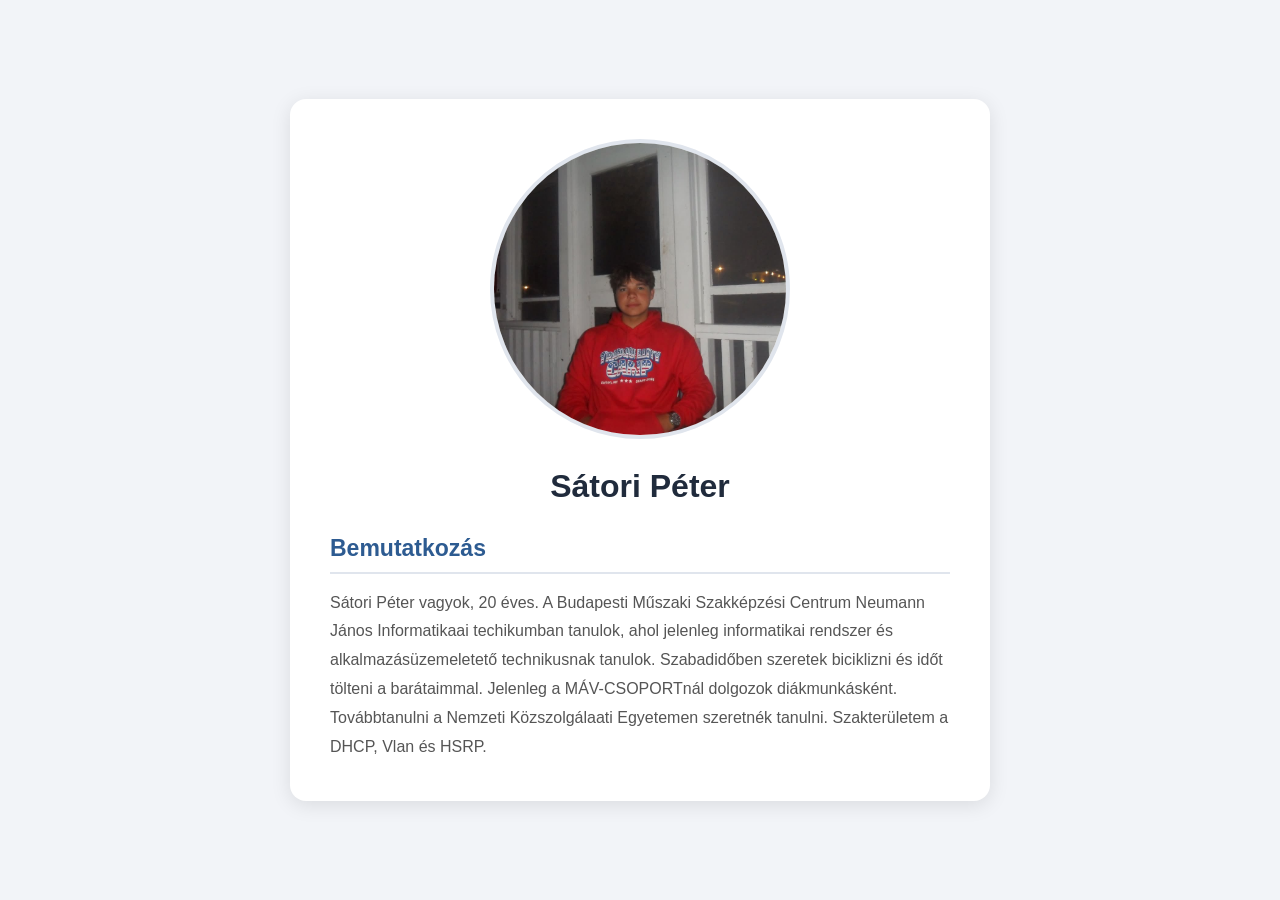
<file: bemutatzkozas/index.html>
<!DOCTYPE html>
<html lang="hu">
<head>
    <meta charset="UTF-8">
    <meta name="viewport" content="width=device-width, initial-scale=1.0">
    <title>Bemutatkozás</title>

    <link rel="stylesheet" href="style.css">
</head>
<body>

    <main class="profile-container">
        <div class="profile-image">
            <img src="profilkep.jpg" alt="Profilkép">
        </div>

        <h1>Sátori Péter</h1>

        <section class="introduction">
            <h2>Bemutatkozás</h2>
            <p>
                Sátori Péter vagyok, 20 éves. A Budapesti Műszaki Szakképzési Centrum Neumann János Informatikaai techikumban tanulok, ahol jelenleg informatikai rendszer és alkalmazásüzemeletető technikusnak tanulok. Szabadidőben szeretek biciklizni és időt tölteni a barátaimmal. Jelenleg a MÁV-CSOPORTnál dolgozok diákmunkásként. Továbbtanulni a Nemzeti Közszolgálaati Egyetemen szeretnék tanulni. Szakterületem a DHCP, Vlan és HSRP.
            </p>
        </section>
    </main>
    
</body>
</html>
</file>
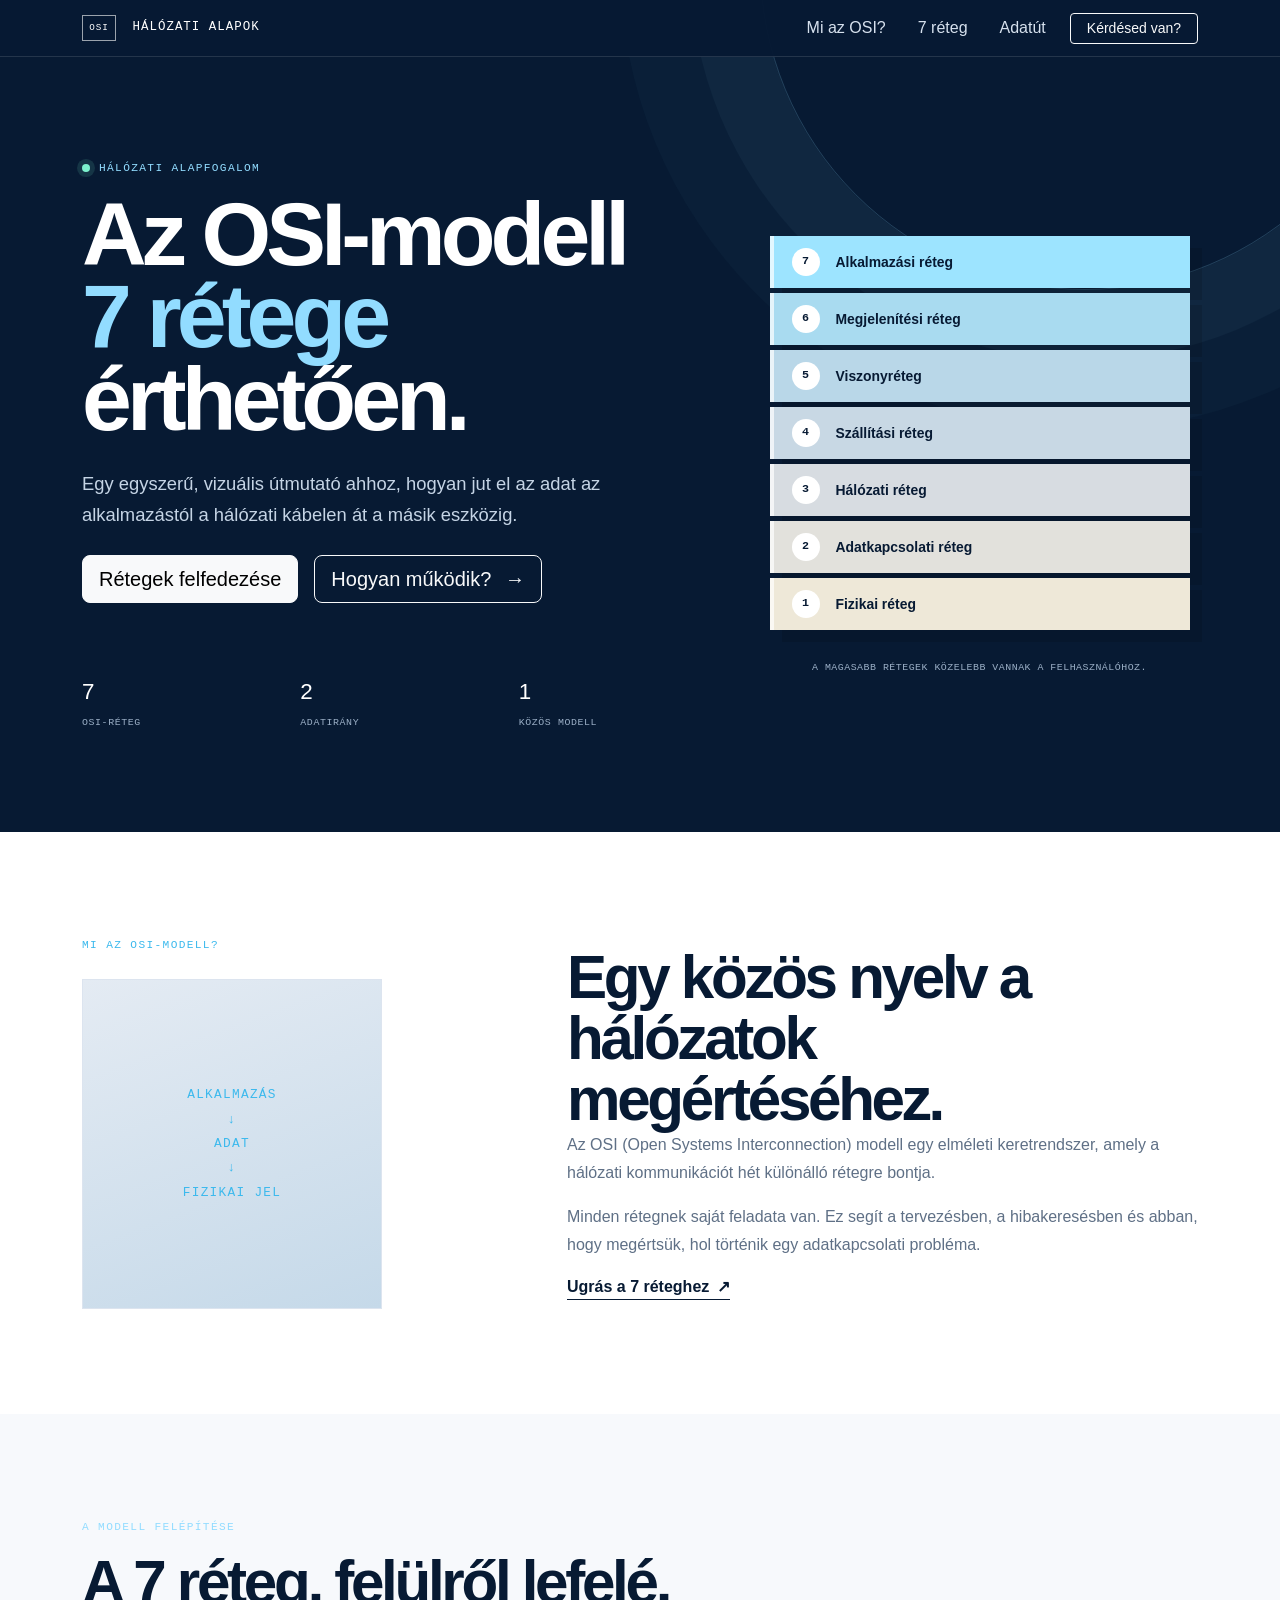
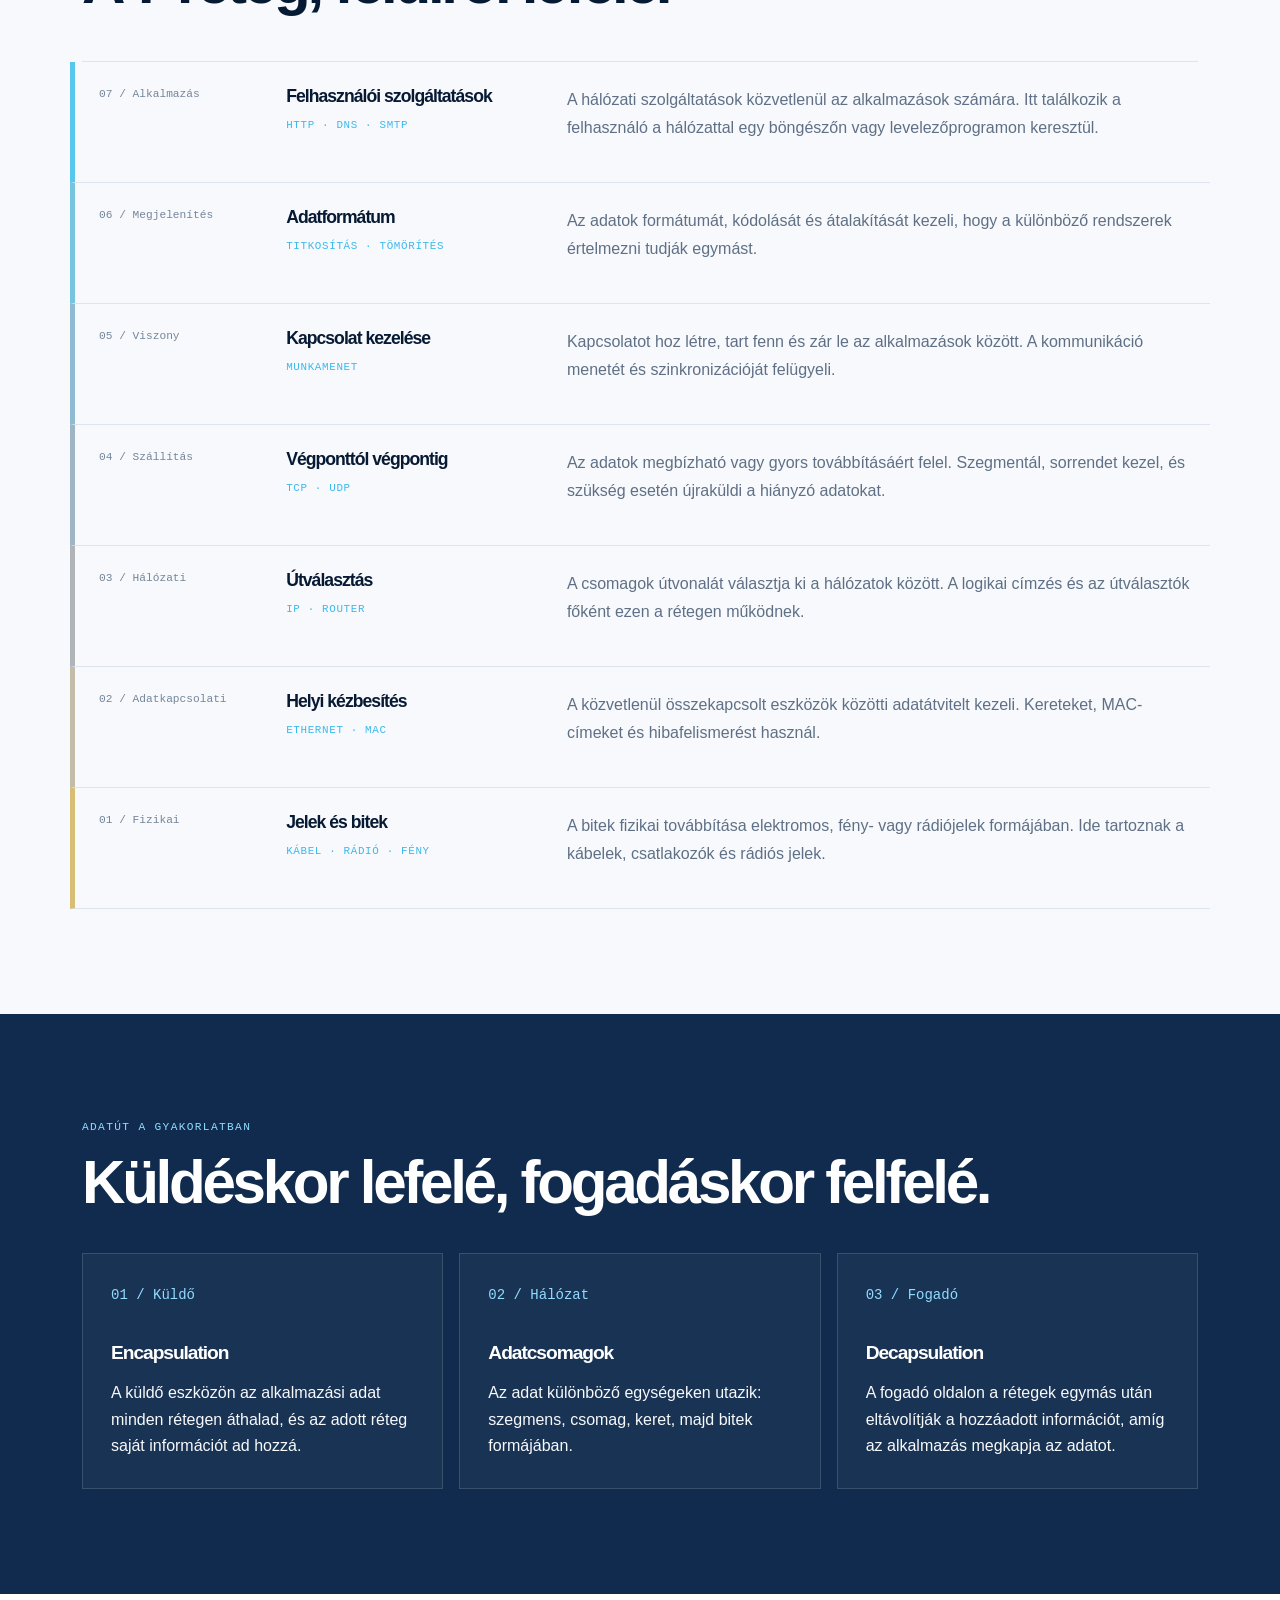
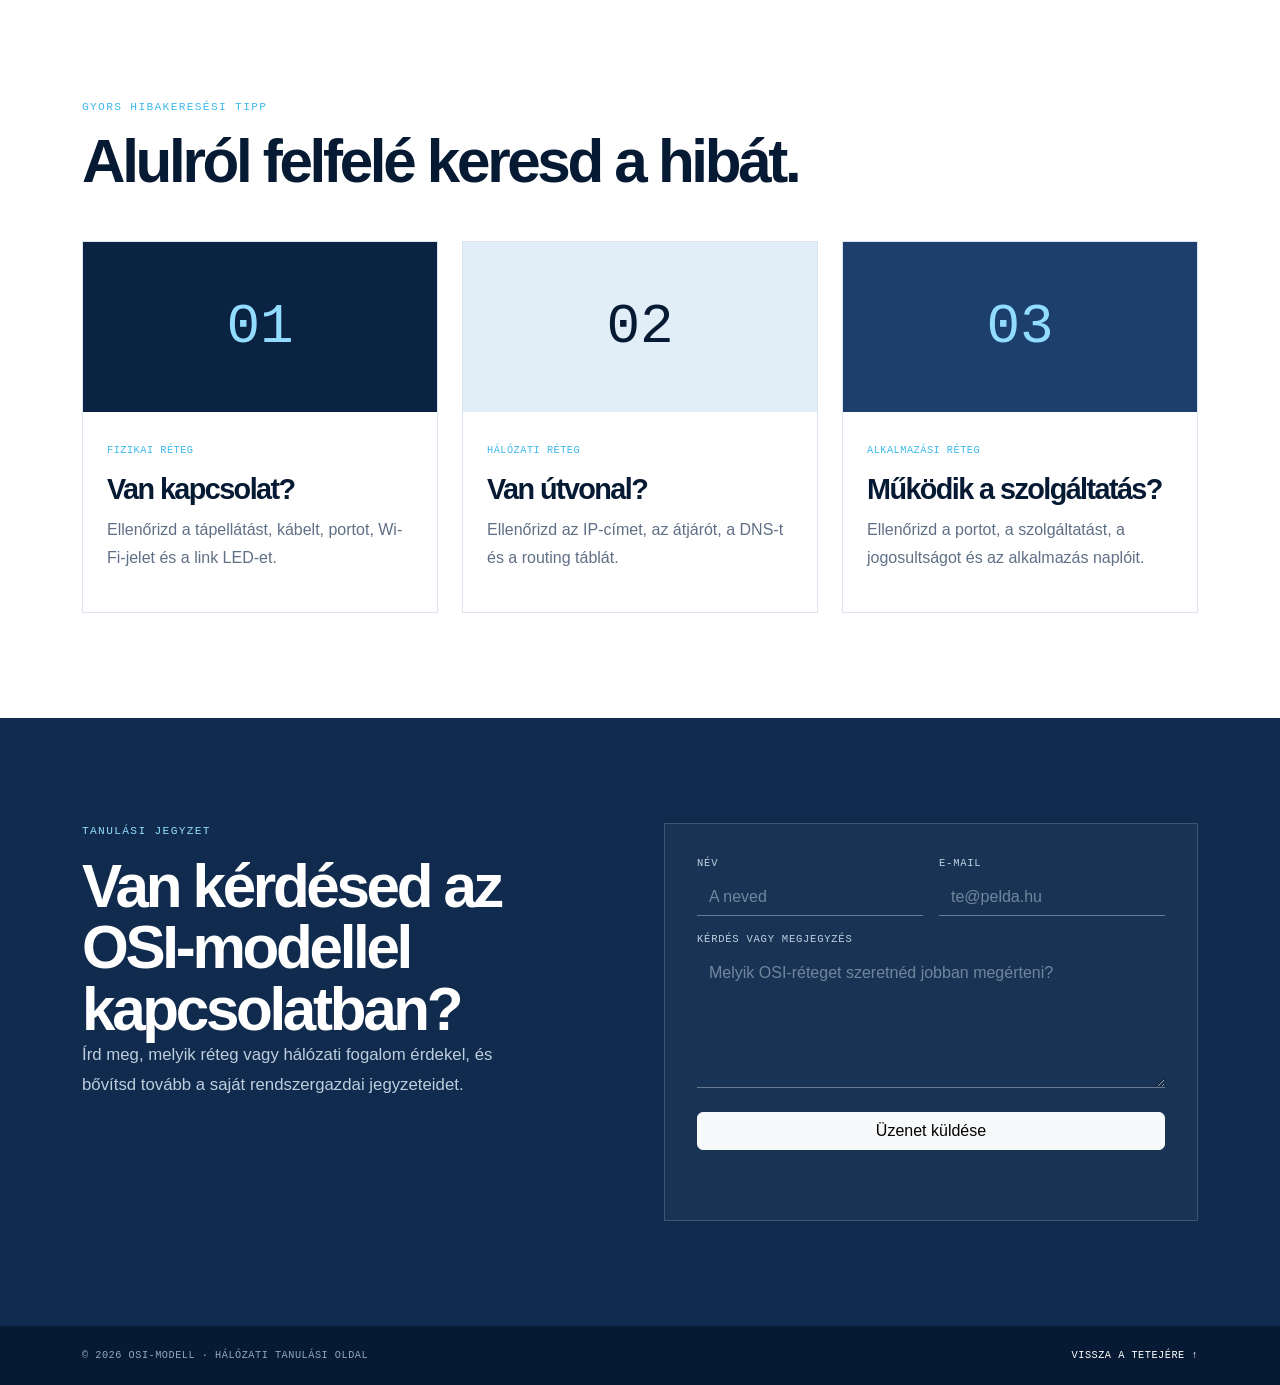
<file: osi-model/index.html>
<!doctype html>
<html lang="hu">
<head>
  <meta charset="UTF-8">
  <meta name="viewport" content="width=device-width, initial-scale=1">
  <meta name="description" content="Az OSI-modell 7 rétege egyszerűen, magyarul.">
  <title>OSI-modell | Hálózati alapok</title>
  <link href="bootstrap.css" rel="stylesheet">
  <link href="styles.css" rel="stylesheet">
</head>
<body>
  <nav class="navbar navbar-expand-lg navbar-dark fixed-top site-nav">
    <div class="container">
      <a class="navbar-brand" href="#top"><span class="brand-mark">OSI</span> HÁLÓZATI ALAPOK</a>
      <button class="navbar-toggler" type="button" id="menuToggle" aria-controls="mainNav" aria-expanded="false" aria-label="Menü megnyitása">
        <span class="navbar-toggler-icon"></span>
      </button>
      <div class="navbar-collapse" id="mainNav">
        <ul class="navbar-nav ms-auto align-items-lg-center gap-lg-3">
          <li class="nav-item"><a class="nav-link" href="#about">Mi az OSI?</a></li>
          <li class="nav-item"><a class="nav-link" href="#layers">7 réteg</a></li>
          <li class="nav-item"><a class="nav-link" href="#flow">Adatút</a></li>
          <li class="nav-item"><a class="btn btn-outline-light btn-sm px-3" href="#contact">Kérdésed van?</a></li>
        </ul>
      </div>
    </div>
  </nav>

  <main id="top">
    <section class="hero-section">
      <div class="container">
        <div class="row align-items-center g-5">
          <div class="col-lg-7">
            <p class="eyebrow"><span class="status-dot"></span> Hálózati alapfogalom</p>
            <h1>Az OSI-modell<br><span>7 rétege</span><br>érthetően.</h1>
            <p class="lead hero-lead">Egy egyszerű, vizuális útmutató ahhoz, hogyan jut el az adat az alkalmazástól a hálózati kábelen át a másik eszközig.</p>
            <div class="d-flex flex-wrap gap-3 mt-4">
              <a class="btn btn-light btn-lg" href="#layers">Rétegek felfedezése</a>
              <a class="btn btn-outline-light btn-lg" href="#flow">Hogyan működik? <span class="ms-2">→</span></a>
            </div>
            <div class="row hero-stats mt-5 g-4">
              <div class="col-4"><strong>7</strong><small>OSI-réteg</small></div>
              <div class="col-4"><strong>2</strong><small>Adatirány</small></div>
              <div class="col-4"><strong>1</strong><small>Közös modell</small></div>
            </div>
          </div>
          <div class="col-lg-5">
            <div class="osi-stack" aria-label="Az OSI-modell hét rétege">
              <div class="stack-layer layer-7"><b>7</b> Alkalmazási réteg</div>
              <div class="stack-layer layer-6"><b>6</b> Megjelenítési réteg</div>
              <div class="stack-layer layer-5"><b>5</b> Viszonyréteg</div>
              <div class="stack-layer layer-4"><b>4</b> Szállítási réteg</div>
              <div class="stack-layer layer-3"><b>3</b> Hálózati réteg</div>
              <div class="stack-layer layer-2"><b>2</b> Adatkapcsolati réteg</div>
              <div class="stack-layer layer-1"><b>1</b> Fizikai réteg</div>
            </div>
            <p class="placeholder-note">A magasabb rétegek közelebb vannak a felhasználóhoz.</p>
          </div>
        </div>
      </div>
    </section>

    <section id="about" class="section-pad bg-white">
      <div class="container">
        <div class="row g-5 align-items-center">
          <div class="col-lg-4">
            <p class="eyebrow light-eyebrow">Mi az OSI-modell?</p>
            <div class="about-placeholder osi-diagram"><span>ALKALMAZÁS<br>↓<br>ADAT<br>↓<br>FIZIKAI JEL</span></div>
          </div>
          <div class="col-lg-7 offset-lg-1">
            <h2>Egy közös nyelv a hálózatok megértéséhez.</h2>
            <p class="section-text">Az OSI (Open Systems Interconnection) modell egy elméleti keretrendszer, amely a hálózati kommunikációt hét különálló rétegre bontja.</p>
            <p class="section-text">Minden rétegnek saját feladata van. Ez segít a tervezésben, a hibakeresésben és abban, hogy megértsük, hol történik egy adatkapcsolati probléma.</p>
            <a class="text-link" href="#layers">Ugrás a 7 réteghez <span>↗</span></a>
          </div>
        </div>
      </div>
    </section>

    <section id="layers" class="section-pad soft-section">
      <div class="container">
        <p class="eyebrow">A modell felépítése</p>
        <h2>A 7 réteg, felülről lefelé.</h2>
        <div class="timeline mt-5">
          <article class="row timeline-row py-4 layer-row layer-row-7">
            <div class="col-md-2 timeline-date">07 / Alkalmazás</div>
            <div class="col-md-3"><h3>Felhasználói szolgáltatások</h3><span class="company">HTTP · DNS · SMTP</span></div>
            <div class="col-md-7"><p>A hálózati szolgáltatások közvetlenül az alkalmazások számára. Itt találkozik a felhasználó a hálózattal egy böngészőn vagy levelezőprogramon keresztül.</p></div>
          </article>
          <article class="row timeline-row py-4 layer-row layer-row-6">
            <div class="col-md-2 timeline-date">06 / Megjelenítés</div>
            <div class="col-md-3"><h3>Adatformátum</h3><span class="company">Titkosítás · Tömörítés</span></div>
            <div class="col-md-7"><p>Az adatok formátumát, kódolását és átalakítását kezeli, hogy a különböző rendszerek értelmezni tudják egymást.</p></div>
          </article>
          <article class="row timeline-row py-4 layer-row layer-row-5">
            <div class="col-md-2 timeline-date">05 / Viszony</div>
            <div class="col-md-3"><h3>Kapcsolat kezelése</h3><span class="company">Munkamenet</span></div>
            <div class="col-md-7"><p>Kapcsolatot hoz létre, tart fenn és zár le az alkalmazások között. A kommunikáció menetét és szinkronizációját felügyeli.</p></div>
          </article>
          <article class="row timeline-row py-4 layer-row layer-row-4">
            <div class="col-md-2 timeline-date">04 / Szállítás</div>
            <div class="col-md-3"><h3>Végponttól végpontig</h3><span class="company">TCP · UDP</span></div>
            <div class="col-md-7"><p>Az adatok megbízható vagy gyors továbbításáért felel. Szegmentál, sorrendet kezel, és szükség esetén újraküldi a hiányzó adatokat.</p></div>
          </article>
          <article class="row timeline-row py-4 layer-row layer-row-3">
            <div class="col-md-2 timeline-date">03 / Hálózati</div>
            <div class="col-md-3"><h3>Útválasztás</h3><span class="company">IP · Router</span></div>
            <div class="col-md-7"><p>A csomagok útvonalát választja ki a hálózatok között. A logikai címzés és az útválasztók főként ezen a rétegen működnek.</p></div>
          </article>
          <article class="row timeline-row py-4 layer-row layer-row-2">
            <div class="col-md-2 timeline-date">02 / Adatkapcsolati</div>
            <div class="col-md-3"><h3>Helyi kézbesítés</h3><span class="company">Ethernet · MAC</span></div>
            <div class="col-md-7"><p>A közvetlenül összekapcsolt eszközök közötti adatátvitelt kezeli. Kereteket, MAC-címeket és hibafelismerést használ.</p></div>
          </article>
          <article class="row timeline-row py-4 layer-row layer-row-1">
            <div class="col-md-2 timeline-date">01 / Fizikai</div>
            <div class="col-md-3"><h3>Jelek és bitek</h3><span class="company">Kábel · Rádió · Fény</span></div>
            <div class="col-md-7"><p>A bitek fizikai továbbítása elektromos, fény- vagy rádiójelek formájában. Ide tartoznak a kábelek, csatlakozók és rádiós jelek.</p></div>
          </article>
        </div>
      </div>
    </section>

    <section id="flow" class="section-pad navy-section">
      <div class="container">
        <p class="eyebrow">Adatút a gyakorlatban</p>
        <h2 class="text-white">Küldéskor lefelé, fogadáskor felfelé.</h2>
        <div class="row g-3 mt-4">
          <div class="col-md-4"><div class="skill-card"><small>01 / Küldő</small><h3>Encapsulation</h3><p class="text-light mb-0">A küldő eszközön az alkalmazási adat minden rétegen áthalad, és az adott réteg saját információt ad hozzá.</p></div></div>
          <div class="col-md-4"><div class="skill-card"><small>02 / Hálózat</small><h3>Adatcsomagok</h3><p class="text-light mb-0">Az adat különböző egységeken utazik: szegmens, csomag, keret, majd bitek formájában.</p></div></div>
          <div class="col-md-4"><div class="skill-card"><small>03 / Fogadó</small><h3>Decapsulation</h3><p class="text-light mb-0">A fogadó oldalon a rétegek egymás után eltávolítják a hozzáadott információt, amíg az alkalmazás megkapja az adatot.</p></div></div>
        </div>
      </div>
    </section>

    <section class="section-pad bg-white">
      <div class="container">
        <p class="eyebrow light-eyebrow">Gyors hibakeresési tipp</p>
        <h2>Alulról felfelé keresd a hibát.</h2>
        <div class="row g-4 mt-4">
          <div class="col-lg-4"><article class="project-card"><div class="project-art art-one"><span>01</span></div><div class="p-4"><small>Fizikai réteg</small><h3>Van kapcsolat?</h3><p>Ellenőrizd a tápellátást, kábelt, portot, Wi-Fi-jelet és a link LED-et.</p></div></article></div>
          <div class="col-lg-4"><article class="project-card"><div class="project-art art-two"><span>02</span></div><div class="p-4"><small>Hálózati réteg</small><h3>Van útvonal?</h3><p>Ellenőrizd az IP-címet, az átjárót, a DNS-t és a routing táblát.</p></div></article></div>
          <div class="col-lg-4"><article class="project-card"><div class="project-art art-three"><span>03</span></div><div class="p-4"><small>Alkalmazási réteg</small><h3>Működik a szolgáltatás?</h3><p>Ellenőrizd a portot, a szolgáltatást, a jogosultságot és az alkalmazás naplóit.</p></div></article></div>
        </div>
      </div>
    </section>

    <section id="contact" class="section-pad navy-section">
      <div class="container">
        <div class="row g-5 align-items-start">
          <div class="col-lg-5">
            <p class="eyebrow">Tanulási jegyzet</p>
            <h2 class="text-white">Van kérdésed az OSI-modellel kapcsolatban?</h2>
            <p class="contact-copy">Írd meg, melyik réteg vagy hálózati fogalom érdekel, és bővítsd tovább a saját rendszergazdai jegyzeteidet.</p>
          </div>
          <div class="col-lg-6 offset-lg-1">
            <form id="contactForm" class="contact-form">
              <div class="row g-3"><div class="col-md-6"><label for="name">Név</label><input id="name" class="form-control" type="text" placeholder="A neved" required></div><div class="col-md-6"><label for="email">E-mail</label><input id="email" class="form-control" type="email" placeholder="te@pelda.hu" required></div></div>
              <div class="mt-3"><label for="message">Kérdés vagy megjegyzés</label><textarea id="message" class="form-control" rows="5" placeholder="Melyik OSI-réteget szeretnéd jobban megérteni?" required></textarea></div>
              <button class="btn btn-light w-100 mt-4" type="submit">Üzenet küldése</button>
              <div id="formMessage" class="form-message" role="status"></div>
            </form>
          </div>
        </div>
      </div>
    </section>
  </main>

  <footer class="site-footer"><div class="container d-flex justify-content-between flex-wrap gap-2"><span>© 2026 OSI-modell · Hálózati tanulási oldal</span><a href="#top">Vissza a tetejére ↑</a></div></footer>
  <script src="script.js"></script>
</body>
</html>
</file>
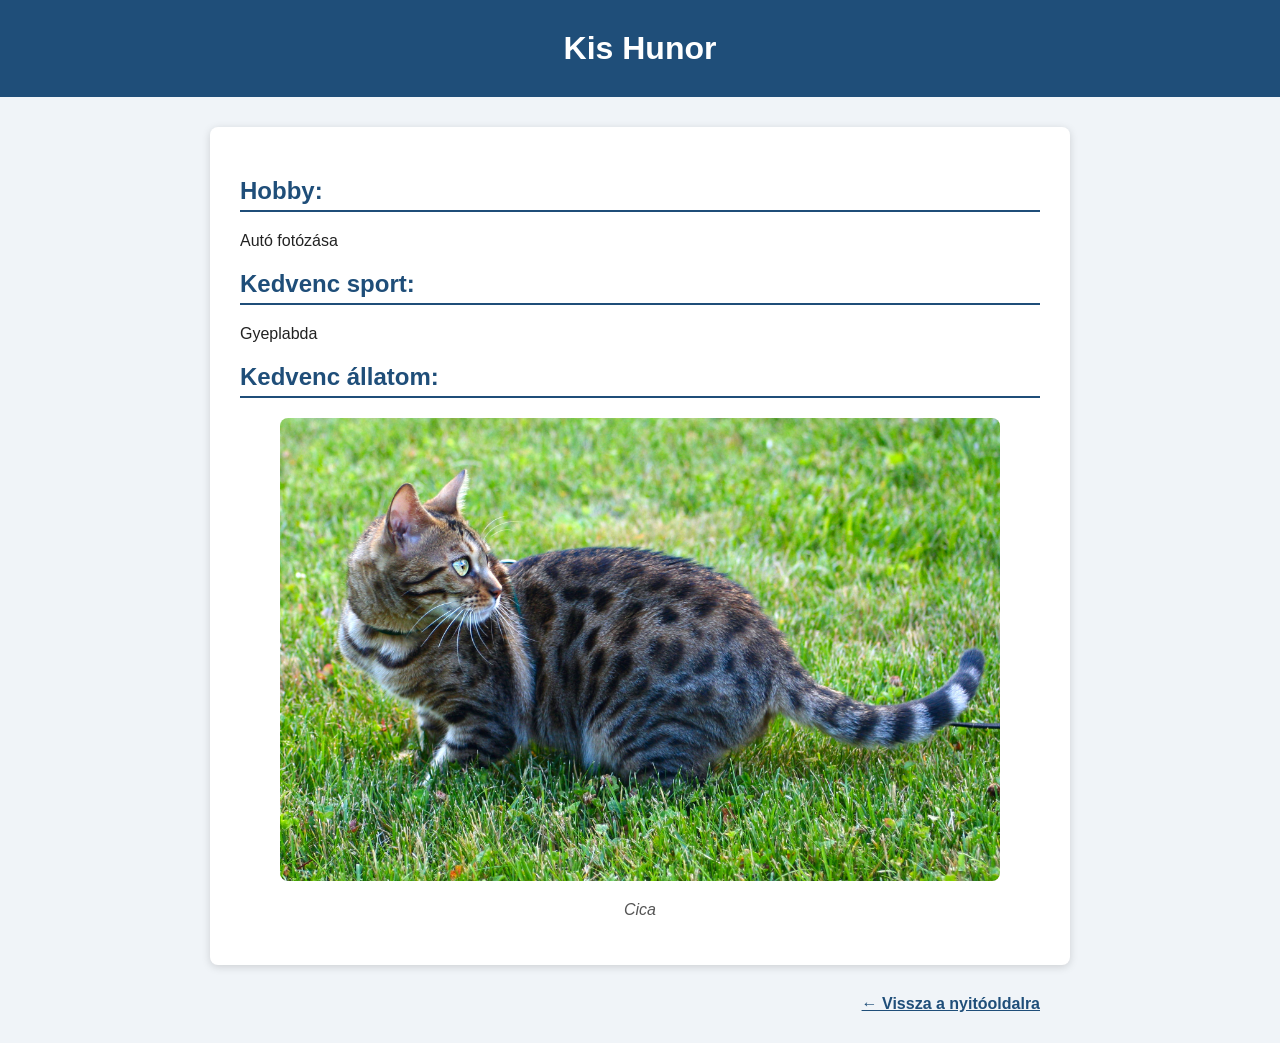
<file: bemutatkozo.html>
<!DOCTYPE html>
<html lang="hu">
<head>
    <meta charset="UTF-8">
    <title>Bemutatkozás</title>
    <link rel="stylesheet" href="style.css">
</head>
<body>

    <header>
        <!-- ÍRD BE A NEVED: vezetéknév keresztnév -->
        <h1>Kis Hunor</h1>
    </header>

    <main>
        <h2>Hobby:</h2>
        <!-- ÍRD BE A HOBBIDAT -->
        <p>Autó fotózása</p>

        <h2>Kedvenc sport:</h2>
        <!-- ÍRD BE A KEDVENC SPORTOD -->
        <p>Gyeplabda</p>

        <h2>Kedvenc állatom:</h2>
        <figure>
            <!-- Tedd a képet az images mappába, és írd át a fájlnevet -->
            <img src="cica.jpg" alt="A kedvenc állatom">
            <!-- ÍRD BE A KÉP LEÍRÁSÁT -->
            <figcaption>Cica</figcaption>
        </figure>
    </main>

    <!-- Jobb oldalt alul: vissza a nyitóoldalra -->
    <footer>
        <a href="main.html">&larr; Vissza a nyitóoldalra</a>
    </footer>

</body>
</html>
</file>
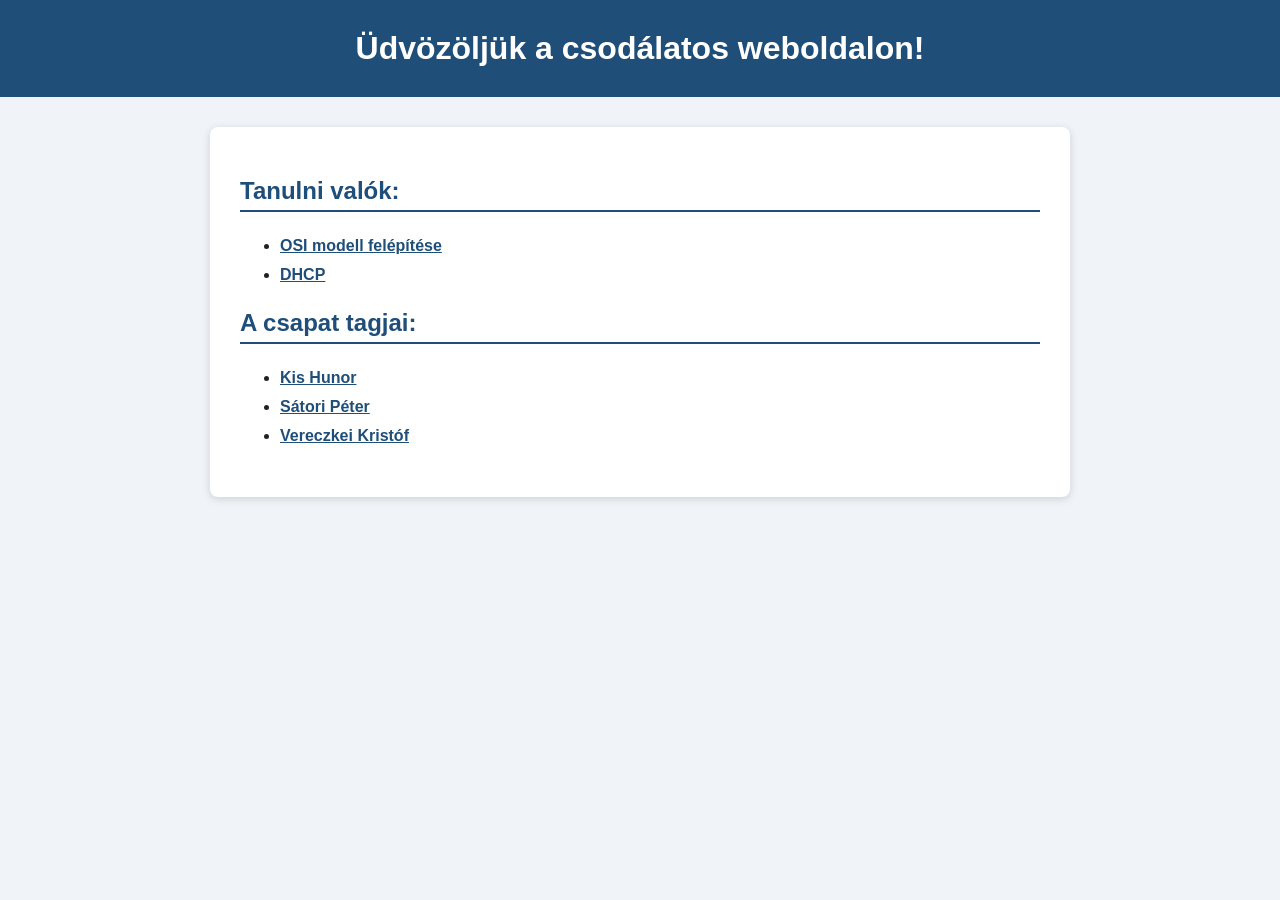
<file: main.html>
<!DOCTYPE html>
<html lang="hu">
<head>
    <meta charset="UTF-8">
    <title>Üdvözlő oldal</title>
    <link rel="stylesheet" href="style.css">
</head>
<body>

    <header>
        <h1>Üdvözöljük a csodálatos weboldalon!</h1>
    </header>

    <main>
        <!--img src="images/rendszergazda.jpg" alt="Rendszergazda a szerverteremben" -->

        <h2>Tanulni valók:</h2>
        <ul>
            <li><a href="osi-model/index.html">OSI modell felépítése</a></li>
            <li><a href="dhcp/index.html">DHCP</a></li>
        </ul>

        <h2>A csapat tagjai:</h2>
        <ul>
            <li><a href="bemutatkozo.html">Kis Hunor</a></li>
            <li><a href="bemutatzkozas/index.html">Sátori Péter</a></li>
            <li><a href="bemutatkozas-kristof/index.html">Vereczkei Kristóf</a></li>
        </ul>
    </main>

</body>
</html>
</file>
<file: bemutatzkozas/style.css>
* {
    margin: 0;
    padding: 0;
    box-sizing: border-box;
}

body {
    font-family: Arial, sans-serif;
    background-color: #f2f4f8;
    color: #333;
    min-height: 100vh;

    display: flex;
    justify-content: center;
    align-items: center;

    padding: 30px;
}

.profile-container {
    background-color: white;
    width: 100%;
    max-width: 700px;
    padding: 40px;
    border-radius: 16px;
    text-align: center;

    box-shadow: 0 4px 20px rgba(0, 0, 0, 0.1);
}

.profile-image {
    margin-bottom: 25px;
}

.profile-image img {
    width: 300px;
    height: 300px;
    object-fit: cover;
    border-radius: 50%;
    border: 4px solid #e0e5ed;
}

h1 {
    font-size: 32px;
    margin-bottom: 30px;
    color: #202b3c;
}

.introduction {
    text-align: left;
    margin-top: 20px;
}

.introduction h2 {
    font-size: 23px;
    color: #2d5b91;
    margin-bottom: 15px;
    border-bottom: 2px solid #e0e5ed;
    padding-bottom: 10px;
}

.introduction p {
    font-size: 16px;
    line-height: 1.8;
    color: #555;
}

@media (max-width: 600px) {
    .profile-container {
        padding: 25px;
    }

    h1 {
        font-size: 26px;
    }

    .profile-image img {
        width: 140px;
        height: 140px;
    }
}
</file>
<file: osi-model/styles.css>
:root {
  --navy: #071a33;
  --navy-2: #102b4d;
  --paper: #f7f9fc;
  --line: #dce4ef;
  --muted: #64748b;
  --cyan: #92dcff;
  --cyan-strong: #3cb9ed;
}

html { scroll-behavior: smooth; }
body { color: var(--navy); background: var(--paper); font-family: "DM Sans", Arial, sans-serif; }
.site-nav { background: rgba(7, 26, 51, .96); border-bottom: 1px solid rgba(255,255,255,.12); }
.navbar-brand { font-family: "DM Mono", monospace; font-size: .78rem; letter-spacing: .08em; }
.brand-mark { display: inline-grid; width: 34px; height: 26px; margin-right: 8px; border: 1px solid rgba(255,255,255,.6); place-items: center; font-size: .58rem; }
.nav-link { color: #d6e1ee !important; }
.nav-link:hover { color: #fff !important; }
.hero-section { position: relative; overflow: hidden; padding: 160px 0 100px; color: #fff; background: var(--navy); }
.hero-section::before { position: absolute; width: 650px; height: 650px; top: -360px; right: -130px; border: 1px solid rgba(146,220,255,.2); border-radius: 50%; box-shadow: 0 0 0 70px rgba(146,220,255,.04), 0 0 0 140px rgba(146,220,255,.025); content: ""; }
.eyebrow { display: flex; align-items: center; gap: 9px; margin-bottom: 16px; color: var(--cyan); font-family: "DM Mono", monospace; font-size: .7rem; letter-spacing: .12em; text-transform: uppercase; }
.light-eyebrow { color: var(--cyan-strong); }
.status-dot { width: 8px; height: 8px; border-radius: 50%; background: #7cf2ce; box-shadow: 0 0 0 5px rgba(124,242,206,.12); }
h1, h2, h3 { font-weight: 600; letter-spacing: -.055em; }
h1 { max-width: 730px; font-size: clamp(3.2rem, 7vw, 6.4rem); line-height: .92; }
h1 span { color: var(--cyan); }
h2 { margin-bottom: 0; font-size: clamp(2.1rem, 4.7vw, 4rem); line-height: 1.02; }
h3 { font-size: 1.2rem; }
.hero-lead { max-width: 570px; margin-top: 28px; color: #c5d4e5; font-size: 1.15rem; line-height: 1.7; }
.hero-stats strong { display: block; font-size: 1.4rem; font-weight: 500; }
.hero-stats small { color: #9cb0c7; font-family: "DM Mono", monospace; font-size: .62rem; letter-spacing: .06em; text-transform: uppercase; }
.placeholder-note { position: relative; margin: 31px 0 0; color: #9cb0c7; font-family: "DM Mono", monospace; font-size: .62rem; letter-spacing: .05em; text-align: center; text-transform: uppercase; }
.osi-stack { position: relative; width: min(100%, 420px); margin: 20px auto 0; }
.stack-layer { position: relative; display: flex; align-items: center; gap: 16px; min-height: 52px; margin: 5px 0; padding: 0 18px; border-left: 4px solid rgba(255,255,255,.7); color: var(--navy); font-size: .87rem; font-weight: 600; box-shadow: 12px 12px 0 rgba(0,0,0,.12); }
.stack-layer b { display: grid; width: 28px; height: 28px; place-items: center; border-radius: 50%; color: var(--navy); background: #fff; font-family: "DM Mono", monospace; font-size: .73rem; }
.layer-7 { background: #9de4ff; }.layer-6 { background: #a9dbf0; }.layer-5 { background: #b9d7e8; }.layer-4 { background: #c8d8e4; }.layer-3 { background: #d7dce1; }.layer-2 { background: #e2e1dc; }.layer-1 { background: #eee8d8; }
.section-pad { padding: 105px 0; }
.section-text, .timeline-row p, .project-card p { color: #5f7086; line-height: 1.75; }
.about-placeholder { display: grid; width: min(100%, 300px); min-height: 330px; margin-top: 25px; border: 1px solid var(--line); place-items: center; color: var(--cyan-strong); background: #e4ebf3; font-family: "DM Mono", monospace; font-size: .8rem; letter-spacing: .1em; text-align: center; }
.osi-diagram { background: linear-gradient(160deg, #e4ebf3, #c5d9e9); line-height: 1.9; }
.text-link { display: inline-flex; align-items: center; gap: 8px; color: var(--navy); font-weight: 600; text-decoration: none; border-bottom: 1px solid var(--navy); }
.text-link:hover { color: var(--cyan-strong); border-color: var(--cyan-strong); }
.soft-section { background: var(--paper); }
.timeline { border-top: 1px solid var(--line); }
.timeline-row { border-bottom: 1px solid var(--line); }
.timeline-date { color: #74859a; font-family: "DM Mono", monospace; font-size: .7rem; }
.timeline-row h3 { margin-bottom: 4px; font-size: 1.1rem; }
.company { color: var(--cyan-strong); font-family: "DM Mono", monospace; font-size: .68rem; letter-spacing: .06em; text-transform: uppercase; }
.layer-row { border-left: 5px solid transparent; padding-left: 12px; }
.layer-row-7 { border-left-color: #58c6ed; }.layer-row-6 { border-left-color: #76c5df; }.layer-row-5 { border-left-color: #8ebbd1; }.layer-row-4 { border-left-color: #a0b4c4; }.layer-row-3 { border-left-color: #aeb4b8; }.layer-row-2 { border-left-color: #c2bca8; }.layer-row-1 { border-left-color: #d8bd75; }
.navy-section { color: #fff; background: var(--navy-2); }
.skill-card { min-height: 190px; padding: 28px; border: 1px solid rgba(255,255,255,.14); background: rgba(255,255,255,.04); }
.skill-card small { color: var(--cyan); font-family: "DM Mono", monospace; }
.skill-card h3 { margin: 35px 0 16px; }
.skill-card p { color: #c6d5e5; line-height: 1.65; }
.project-card { height: 100%; border: 1px solid var(--line); background: #fff; }
.project-card small { color: var(--cyan-strong); font-family: "DM Mono", monospace; font-size: .64rem; letter-spacing: .05em; text-transform: uppercase; }
.project-card h3 { margin: 12px 0 10px; font-size: 1.8rem; }
.project-art { display: grid; min-height: 170px; place-items: center; color: var(--cyan); background: #0b2342; font-family: "DM Mono", monospace; font-size: 3.5rem; }
.art-two { color: var(--navy); background: #e1edf7; }.art-three { background: #1d3f6c; }
.contact-copy { max-width: 430px; color: #bdcddd; font-size: 1.05rem; line-height: 1.75; }
.contact-form { padding: 32px; border: 1px solid rgba(255,255,255,.16); background: rgba(255,255,255,.04); }
.contact-form label { display: block; margin-bottom: 7px; color: #bfd0e1; font-family: "DM Mono", monospace; font-size: .66rem; letter-spacing: .07em; text-transform: uppercase; }
.contact-form .form-control { color: #fff; border: 0; border-bottom: 1px solid rgba(255,255,255,.35); border-radius: 0; background: transparent; }
.contact-form .form-control:focus { color: #fff; border-color: var(--cyan); background: transparent; box-shadow: none; }
.contact-form .form-control::placeholder { color: #71869e; }
.form-message { min-height: 24px; margin-top: 14px; color: #7cf2ce; font-size: .85rem; }
.site-footer { padding: 22px 0; color: #93a7bd; background: var(--navy); font-family: "DM Mono", monospace; font-size: .64rem; letter-spacing: .05em; text-transform: uppercase; }
.site-footer a { color: #fff; text-decoration: none; }
.navbar-toggler { display: none; }
@media (max-width: 991px) { .hero-section { padding-top: 125px; } .navbar-nav { flex-direction: row !important; flex-wrap: wrap; justify-content: flex-end; } .navbar-nav .nav-item { margin-left: .35rem; } }
@media (max-width: 575px) { .section-pad { padding: 75px 0; } h1 { font-size: clamp(3rem, 15vw, 4.3rem); } .navbar-toggler { display: block; padding: .25rem .5rem; border: 1px solid rgba(255,255,255,.35); } .navbar-collapse { display: none !important; width: 100%; } .navbar-collapse.is-open { display: block !important; } .navbar-nav { flex-direction: column !important; align-items: stretch; justify-content: center; gap: .25rem !important; padding: .75rem 0; } .navbar-nav .nav-item { margin-left: 0; } .navbar-nav .nav-link, .navbar-nav .btn { display: block; text-align: center; font-size: .75rem; padding: .35rem .45rem !important; } .brand-mark { width: 32px; } .osi-stack { width: 92%; } .stack-layer { min-height: 44px; font-size: .75rem; } .contact-form { padding: 22px; } }
</file>
<file: style.css>
/* Alap beállítások */
body {
    font-family: Arial, Helvetica, sans-serif;
    background-color: #f0f4f8;
    color: #222;
    margin: 0;
    padding: 0;
}

/* Fejléc */
header {
    background-color: #1f4e79;
    color: white;
    text-align: center;
    padding: 30px 20px;
}

/* Fő tartalom doboz */
main {
    max-width: 800px;
    margin: 30px auto;
    background-color: white;
    padding: 30px;
    border-radius: 8px;
    box-shadow: 0 2px 8px rgba(0, 0, 0, 0.15);
}

h1 {
    margin: 0;
}

h2 {
    color: #1f4e79;
    border-bottom: 2px solid #1f4e79;
    padding-bottom: 5px;
}

ul {
    line-height: 1.8;
}

a {
    color: #1f4e79;
    font-weight: bold;
}

a:hover {
    color: #e67e22;
}

/* Képek */
img {
    max-width: 100%;
    border-radius: 8px;
    display: block;
    margin: 20px auto;
    background-color: #dfe6ee; /* szürke doboz, amíg nincs kép */
    min-height: 150px;
}

/* Kép alatti leírás */
figcaption {
    text-align: center;
    font-style: italic;
    color: #555;
}

/* Jobb oldalt alul lévő link */
footer {
    max-width: 800px;
    margin: 0 auto 30px auto;
    text-align: right;
}
</file>
